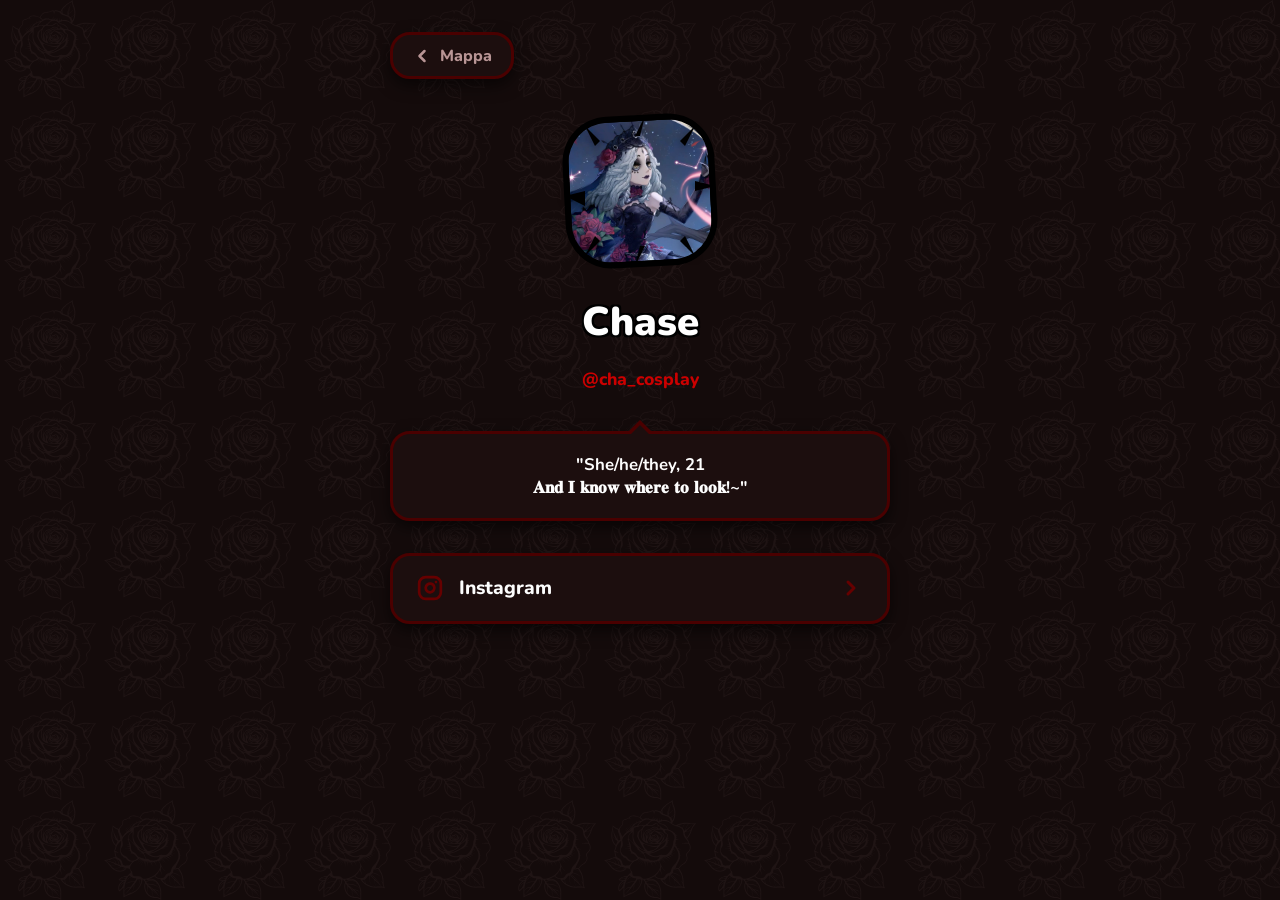
<file: assets/chase/index.html>
<!DOCTYPE html>
<html lang="it">
<head>
    <meta charset="utf-8" />
    <meta name="viewport" content="width=device-width,initial-scale=1" />
    <title>Chase | Profilo</title>
    
    <!-- Favicon -->
    <link rel="icon" type="image/svg+xml" href="../images/leaf.svg">

    <!-- Font -->
    <link href="https://fonts.googleapis.com/css2?family=Nunito:wght@500;700;800;900&display=swap" rel="stylesheet">
    
    <!-- Palette di Chase (Red Gothic) -->
    <link rel="stylesheet" href="../palettes/chase.css">

    <style>
        @view-transition {
            navigation: auto;
        }

        /* Definizione dell'animazione di entrata */
        @keyframes slideFadeUp {
            from { 
                opacity: 0; 
                transform: translateY(20px); 
            }
            to { 
                opacity: 1; 
                transform: translateY(0); 
            }
        }

        * { box-sizing: border-box; }

        :root {
            /* Colori personalizzati per il look più scuro di Chase */
            --darker-red: #660000;
            --deep-blood: #4a0000;
        }

        body {
            margin: 0;
            font-family: 'Nunito', sans-serif;
            color: var(--text-main);
            background-color: var(--bg-color); 
            display: flex;
            flex-direction: column;
            align-items: center;
            min-height: 100vh;
            padding: 2rem 1.5rem;
            position: relative;
            overflow-x: hidden;
        }

        /* --- BACKGROUND PATTERN ROSE --- */
        body::before {
            content: '';
            position: fixed;
            top: 0; left: 0; right: 0; bottom: 0;
            z-index: -1;
            background-image: url('../images/rose.svg');
            background-size: 100px 100px;
            background-repeat: repeat;
            filter: invert(1) brightness(0.15) sepia(1) hue-rotate(-50deg) opacity(0.3);
            pointer-events: none;
        }

        .container {
            width: 100%;
            max-width: 500px;
            display: flex;
            flex-direction: column;
            gap: 2rem;
            z-index: 1;
        }

        /* Applichiamo l'animazione base a tutti i figli diretti del container */
        .container > * {
            opacity: 0;
            animation: slideFadeUp 0.6s cubic-bezier(0.175, 0.885, 0.32, 1.275) forwards;
        }

        /* --- DELAY PER EFFETTO A CASCATA --- */
        .back-btn { animation-delay: 0.1s; }
        .profile-header { animation-delay: 0.2s; }
        .links-container { animation-delay: 0.3s; }

        .back-btn {
            display: inline-flex;
            align-items: center;
            gap: 0.5rem;
            text-decoration: none;
            color: var(--text-muted);
            font-weight: 800;
            background: var(--card-bg);
            padding: 0.6rem 1.2rem;
            border-radius: 20px;
            border: 3px solid var(--deep-blood);
            width: fit-content;
            box-shadow: var(--shadow-sm);
            transition: all 0.2s ease;
        }

        .back-btn:hover {
            transform: translateY(-4px);
            border-color: var(--accent-color);
            color: var(--accent-color);
        }

        .profile-header {
            display: flex;
            flex-direction: column;
            align-items: center;
            text-align: center;
        }

        /* AVATAR CON SPINE */
        .avatar-wrapper {
            position: relative;
            padding: 10px;
            margin-bottom: 1rem;
        }

        .thorns-border {
            position: absolute;
            top: 0;
            left: 0;
            width: 100%;
            height: 100%;
            pointer-events: none;
            z-index: 2;
            color: #000;
            filter: drop-shadow(0 2px 4px rgba(0,0,0,0.5));
        }

        .avatar {
            width: 140px;
            height: 140px;
            border-radius: 40px;
            box-shadow: 0 0 0 6px #000;
            background: #000;
            overflow: hidden;
            transform: rotate(-3deg);
            position: relative;
            z-index: 1;
            transition: transform 0.3s ease;
        }
        
        .avatar:hover {
            transform: rotate(0deg) scale(1.05);
        }

        .avatar img { 
            width: 100%; 
            height: 100%; 
            object-fit: cover; 
            border-radius: 34px;
            display: block;
        }

        .name {
            font-size: 2.5rem;
            font-weight: 900;
            margin: 0.5rem 0 0;
            color: #fff;
            text-shadow: 
                -2px -2px 0 #000,  
                 2px -2px 0 #000,
                -2px  2px 0 #000,
                 2px  2px 0 #000;
        }

        .username {
            color: var(--accent-color);
            font-weight: 800;
            margin-bottom: 1.5rem;
            font-size: 1.1rem;
        }

        .npc-quote {
            position: relative;
            background: var(--card-bg);
            border: 3px solid var(--deep-blood);
            padding: 1.2rem;
            border-radius: 20px;
            margin-top: 1rem;
            font-weight: 700;
            color: var(--text-main);
            box-shadow: var(--shadow-sm);
            width: 100%;
            font-size: 1.05rem;
        }

        .npc-quote::before {
            content: '';
            position: absolute;
            top: -14px;
            left: 50%;
            transform: translateX(-50%);
            border-width: 0 14px 14px 14px;
            border-style: solid;
            border-color: transparent transparent var(--deep-blood) transparent;
        }

        .npc-quote::after {
            content: '';
            position: absolute;
            top: -9px;
            left: 50%;
            transform: translateX(-50%);
            border-width: 0 10px 10px 10px;
            border-style: solid;
            border-color: transparent transparent var(--card-bg) transparent;
        }

        .links-container {
            display: flex;
            flex-direction: column;
            gap: 1rem;
        }

        .link-card {
            display: flex;
            align-items: center;
            justify-content: space-between;
            background: var(--card-bg);
            padding: 1.2rem 1.5rem;
            border-radius: 20px;
            border: 3px solid var(--deep-blood);
            text-decoration: none;
            color: var(--text-main);
            font-weight: 800;
            font-size: 1.2rem;
            box-shadow: var(--shadow-sm);
            transition: all 0.3s cubic-bezier(0.175, 0.885, 0.32, 1.275);
        }

        .link-card:hover {
            transform: translateY(-6px) scale(1.02);
            border-color: var(--accent-color);
            background-color: rgba(74, 0, 0, 0.05);
        }

        .link-content {
            display: flex;
            align-items: center;
            gap: 1rem;
        }

        .link-card svg {
            color: var(--darker-red);
        }
    </style>
</head>
<body>
    <div class="container">
        <!-- Elemento 1: Pulsante Indietro -->
        <a href="../../index.html" class="back-btn">
            <svg width="20" height="20" viewBox="0 0 24 24" fill="none" stroke="currentColor" stroke-width="3" stroke-linecap="round" stroke-linejoin="round"><path d="M15 18l-6-6 6-6"/></svg>
            Mappa
        </a>

        <!-- Elemento 2: Header Profilo -->
        <header class="profile-header">
            <div class="avatar-wrapper">
                <svg class="thorns-border" viewBox="0 0 160 160" fill="none" xmlns="http://www.w3.org/2000/svg">
                    <path d="M40 30 L25 15 L35 35 Z" fill="currentColor"/>
                    <path d="M120 30 L135 15 L125 35 Z" fill="currentColor"/>
                    <path d="M40 130 L25 145 L35 125 Z" fill="currentColor"/>
                    <path d="M120 130 L135 145 L125 125 Z" fill="currentColor"/>
                    <path d="M25 80 L5 85 L25 95 Z" fill="currentColor"/>
                    <path d="M135 80 L155 75 L135 70 Z" fill="currentColor"/>
                    <path d="M80 25 L85 5 L75 25 Z" fill="currentColor"/>
                    <path d="M80 135 L75 155 L85 135 Z" fill="currentColor"/>
                </svg>
                
                <div class="avatar">
                    <img src="../images/chase.jpg" alt="Chase" onerror="this.outerHTML='?'">
                </div>
            </div>

            <h1 class="name">Chase</h1>
            <p class="username">@cha_cosplay</p>
            <div class="npc-quote">
                "She/he/they, 21  
                <br> 𝐀𝐧𝐝 𝐈 𝐤𝐧𝐨𝐰 𝐰𝐡𝐞𝐫𝐞 𝐭𝐨 𝐥𝐨𝐨𝐤!~"
            </div>
        </header>

        <!-- Elemento 3: Lista Link -->
        <nav class="links-container">
            <a href="https://instagram.com/cha_cosplay" class="link-card" target="_blank">
                <div class="link-content">
                    <svg width="26" height="26" viewBox="0 0 24 24" fill="none" stroke="currentColor" stroke-width="2.5" stroke-linecap="round" stroke-linejoin="round"><rect x="2" y="2" width="20" height="20" rx="6" ry="6"></rect><path d="M16 11.37A4 4 0 1 1 12.63 8 4 4 0 0 1 16 11.37z"></path><line x1="17.5" y1="6.5" x2="17.51" y2="6.5"></line></svg>
                    <span>Instagram</span>
                </div>
                <svg width="24" height="24" viewBox="0 0 24 24" fill="none" stroke="currentColor" stroke-width="3" stroke-linecap="round" stroke-linejoin="round"><path d="M9 18l6-6-6-6"/></svg>
            </a>
        </nav>
    </div>
</body>
</html>
</file>
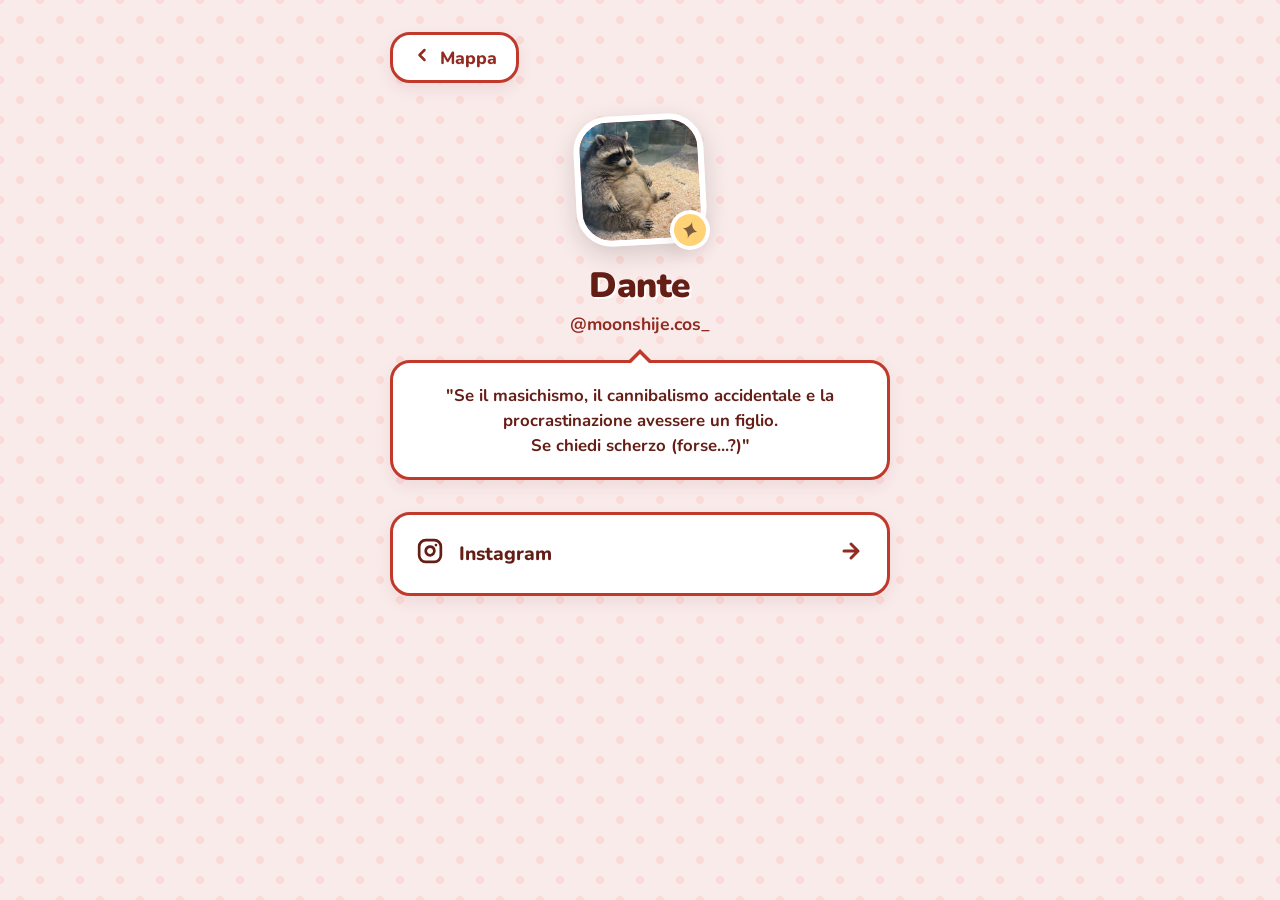
<file: assets/dante/index.html>
<!DOCTYPE html>
<html lang="it">
<head>
    <meta charset="utf-8" />
    <meta name="viewport" content="width=device-width,initial-scale=1" />
    <!-- 1. CAMBIA IL Dante QUI -->
    <title>Dante</title>
    
    <!-- Favicon -->
    <link rel="icon" type="image/svg+xml" href="../images/leaf.svg">

    <!-- Font -->
    <link href="https://fonts.googleapis.com/css2?family=Nunito:wght@500;700;800;900&display=swap" rel="stylesheet">
    
    <!-- ========================================== -->
    <!-- 2. INSERISCI QUI LA PALETTE DEL PERSONAGGIO -->
    <!-- Scegli tra: dante.css, frisk.css, erin.css, milo.css -->
    <link rel="stylesheet" href="../palettes/dante.css">
    <!-- ========================================== -->

    <style>
        /* Regola per View Transitions API (cross-fade nativo tra le pagine) */
        @view-transition {
            navigation: auto;
        }

        /* Animazione di entrata morbida a cascata */
        @keyframes slideFadeUp {
            from {
                opacity: 0;
                transform: translateY(20px);
            }
            to {
                opacity: 1;
                transform: translateY(0);
            }
        }

        * {
            box-sizing: border-box;
        }

        body {
            margin: 0;
            font-family: 'Nunito', sans-serif;
            color: var(--text-main);
            background-color: var(--bg-color);
            background-image: 
                radial-gradient(var(--dot-color) 15%, transparent 15%),
                radial-gradient(var(--dot-color) 15%, transparent 15%);
            background-position: 0 0, 20px 20px;
            background-size: 40px 40px;
            background-attachment: fixed;
            display: flex;
            flex-direction: column;
            align-items: center;
            min-height: 100vh;
            padding: 2rem 1.5rem;
            transition: background-color 0.3s ease, color 0.3s ease;
        }

        .container {
            width: 100%;
            max-width: 500px;
            display: flex;
            flex-direction: column;
            gap: 2rem;
        }

        /* Applica l'animazione agli elementi principali in modo progressivo */
        .container > * {
            opacity: 0;
            animation: slideFadeUp 0.5s cubic-bezier(0.175, 0.885, 0.32, 1.275) forwards;
        }

        .back-btn { animation-delay: 0.1s; }
        .profile-header { animation-delay: 0.2s; }
        .links-container { animation-delay: 0.3s; }

        /* Pulsante "Indietro" */
        .back-btn {
            display: inline-flex;
            align-items: center;
            gap: 0.5rem;
            text-decoration: none;
            color: var(--text-muted);
            font-weight: 800;
            font-size: 1.1rem;
            background: var(--card-bg);
            padding: 0.6rem 1.2rem;
            border-radius: 20px;
            border: 3px solid var(--border-color);
            width: fit-content;
            box-shadow: var(--shadow-sm);
            transition: all 0.2s ease;
        }

        .back-btn:hover {
            transform: translateY(-4px);
            border-color: var(--accent-color);
            color: var(--accent-color);
        }

        /* Sezione Profilo / Header */
        .profile-header {
            display: flex;
            flex-direction: column;
            align-items: center;
            text-align: center;
        }

        .avatar-container {
            position: relative;
            margin-bottom: 1rem;
        }

        .avatar {
            width: 130px;
            height: 130px;
            border-radius: 35px;
            /* Usiamo il colore di sfondo della card per il bordo, così si adatta a sfondi scuri/chiari */
            border: 6px solid var(--card-bg); 
            box-shadow: 0 8px 24px rgba(0, 0, 0, 0.15);
            /* Applichiamo il gradiente personalizzato! */
            background: var(--accent-gradient, var(--accent-color));
            display: flex;
            align-items: center;
            justify-content: center;
            font-size: 3rem;
            font-weight: 900;
            color: var(--card-bg);
            overflow: hidden;
            transform: rotate(-3deg);
            transition: transform 0.3s cubic-bezier(0.175, 0.885, 0.32, 1.275);
        }

        .avatar:hover {
            transform: rotate(0deg) scale(1.05);
        }

        .avatar img {
            width: 100%;
            height: 100%;
            object-fit: cover;
        }

        /* Badge finto per icona carina */
        .badge {
            position: absolute;
            bottom: -5px;
            right: -5px;
            background: #FFD275;
            color: #7A5C43; /* Colore fisso per contrasto sul giallo */
            width: 40px;
            height: 40px;
            border-radius: 50%;
            display: flex;
            align-items: center;
            justify-content: center;
            font-size: 1.2rem;
            border: 4px solid var(--card-bg);
            box-shadow: var(--shadow-sm);
            transform: rotate(15deg);
        }

        .name {
            font-size: 2.2rem;
            font-weight: 900;
            margin: 0;
            letter-spacing: -0.5px;
            /* Ombra dinamica per light/dark mode */
            text-shadow: 2px 2px 0px var(--text-shadow-color);
        }

        .username {
            font-size: 1.1rem;
            color: var(--text-muted);
            font-weight: 700;
            margin: 0.2rem 0 0 0;
        }

        /* Fumetto NPC per la Bio */
        .npc-quote {
            position: relative;
            background: var(--card-bg);
            border: 3px solid var(--border-color);
            padding: 1.2rem;
            border-radius: 20px;
            margin-top: 1.5rem;
            font-weight: 700;
            color: var(--text-main);
            box-shadow: var(--shadow-sm);
            width: 100%;
            font-size: 1.05rem;
            line-height: 1.5;
        }

        .npc-quote::before {
            content: '';
            position: absolute;
            top: -14px;
            left: 50%;
            transform: translateX(-50%);
            border-width: 0 14px 14px 14px;
            border-style: solid;
            border-color: transparent transparent var(--border-color) transparent;
        }

        .npc-quote::after {
            content: '';
            position: absolute;
            top: -9px;
            left: 50%;
            transform: translateX(-50%);
            border-width: 0 10px 10px 10px;
            border-style: solid;
            border-color: transparent transparent var(--card-bg) transparent;
        }

        /* Link Section */
        .links-container {
            display: flex;
            flex-direction: column;
            gap: 1rem;
            width: 100%;
        }

        .link-card {
            display: flex;
            align-items: center;
            gap: 1rem;
            background: var(--card-bg);
            padding: 1.2rem 1.5rem;
            border-radius: 20px;
            border: 3px solid var(--border-color);
            text-decoration: none;
            color: var(--text-main);
            font-weight: 800;
            font-size: 1.2rem;
            box-shadow: var(--shadow-sm);
            transition: all 0.3s cubic-bezier(0.175, 0.885, 0.32, 1.275);
            position: relative;
            overflow: hidden;
        }

        .link-card:hover {
            transform: translateY(-6px) scale(1.02);
            border-color: var(--accent-color);
            box-shadow: var(--shadow-md);
        }

        /* Sfondo colorato in hover basato sul gradiente! */
        .link-card::before {
            content: '';
            position: absolute;
            top: 0; left: 0; right: 0; bottom: 0;
            background: var(--accent-gradient, var(--accent-color));
            opacity: 0;
            transition: opacity 0.3s ease;
            z-index: 1;
        }

        .link-card:hover::before {
            opacity: 0.15;
        }

        .link-icon {
            font-size: 1.8rem;
            z-index: 2;
        }

        .link-text {
            flex: 1;
            z-index: 2;
        }

        .link-arrow {
            color: var(--text-muted);
            font-weight: 900;
            z-index: 2;
            transition: transform 0.2s ease;
        }

        .link-card:hover .link-arrow {
            transform: translateX(4px);
            color: var(--accent-color);
        }
    </style>
</head>
<body>
    <div class="container">
        
        <a href="../../index.html" class="back-btn">
            <span>
                <svg width="20" height="20" viewBox="0 0 24 24" fill="none" stroke="currentColor" stroke-width="3" stroke-linecap="round" stroke-linejoin="round"><path d="M15 18l-6-6 6-6"/></svg>
            </span> Mappa
        </a>

        <!-- Profilo dell'abitante -->
        <header class="profile-header">
            <div class="avatar-container">
                <div class="avatar">
                    <!-- 3. INSERISCI QUI IL Dante DEL FILE IMMAGINE -->
                    <img src="../images/dante.jpeg" alt="Profile" onerror="this.outerHTML='?'">
                </div>
                <!-- 4. BADGE CON SCINTILLA CUSTOM IN SVG -->
                <div class="badge">
                    <svg viewBox="0 0 24 24" fill="currentColor" width="22" height="22"><path d="M12 2C12 2 12 10 20 12C12 14 12 22 12 22C12 22 12 14 4 12C12 10 12 2 12 2Z"/></svg>
                </div>
            </div>
            
            <!-- 5. DATI DEL PERSONAGGIO -->
            <h1 class="name">Dante</h1>
            <p class="username">@moonshije.cos_</p>

            <div class="npc-quote">
                "Se il masichismo, il cannibalismo accidentale e la procrastinazione avessere un figlio. <br> Se chiedi scherzo (forse...?)"
            </div>
        </header>

        <!-- Sezione Link -->
        <nav class="links-container">
            
            <!-- 6. LINK SOCIAL -->
            <a href="https://instagram.com/moonshije.cos_" target="_blank" rel="noopener noreferrer" class="link-card">
                <span class="link-icon">
                    <svg width="26" height="26" viewBox="0 0 24 24" fill="none" stroke="currentColor" stroke-width="2.5" stroke-linecap="round" stroke-linejoin="round"><rect x="2" y="2" width="20" height="20" rx="6" ry="6"></rect><path d="M16 11.37A4 4 0 1 1 12.63 8 4 4 0 0 1 16 11.37z"></path><line x1="17.5" y1="6.5" x2="17.51" y2="6.5"></line></svg>
                </span>
                <span class="link-text">Instagram</span>
                <span class="link-arrow">
                    <svg width="24" height="24" viewBox="0 0 24 24" fill="none" stroke="currentColor" stroke-width="3" stroke-linecap="round" stroke-linejoin="round"><path d="M5 12h14M12 5l7 7-7 7"/></svg>
                </span>
            </a>

            <!-- Aggiungi altri blocchi <a> uguali per aggiungere bottoni! -->

        </nav>
    </div>
</body>
</html>
</file>
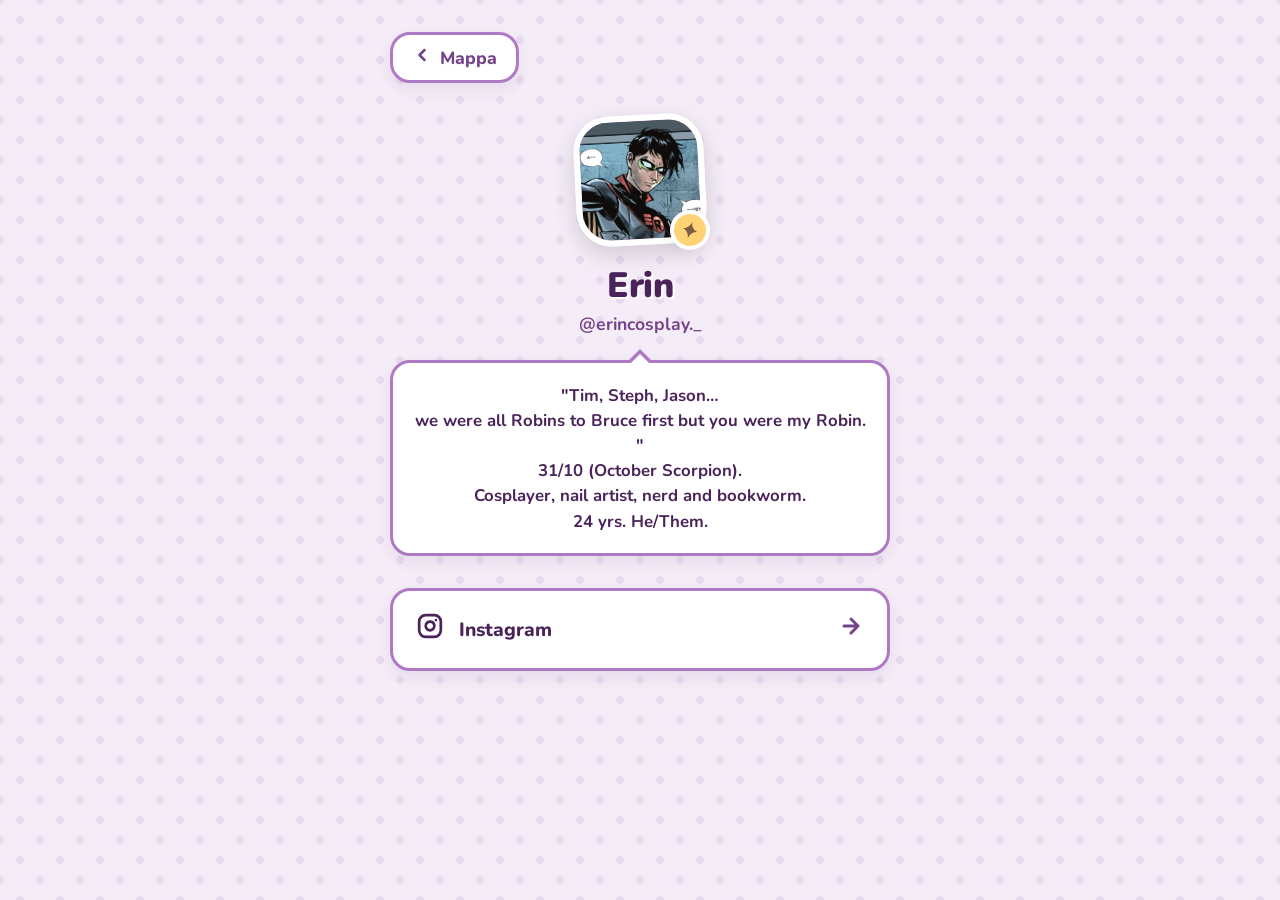
<file: assets/erin/index.html>
<!DOCTYPE html>
<html lang="it">
<head>
    <meta charset="utf-8" />
    <meta name="viewport" content="width=device-width,initial-scale=1" />
    <!-- 1. CAMBIA IL NOME QUI -->
    <title>Erin</title>
    
    <!-- Favicon -->
    <link rel="icon" type="image/svg+xml" href="../images/leaf.svg">

    <!-- Font -->
    <link href="https://fonts.googleapis.com/css2?family=Nunito:wght@500;700;800;900&display=swap" rel="stylesheet">
    
    <!-- ========================================== -->
    <!-- 2. INSERISCI QUI LA PALETTE DEL PERSONAGGIO -->
    <!-- Scegli tra: dante.css, frisk.css, erin.css, milo.css -->
    <link rel="stylesheet" href="../palettes/erin.css">
    <!-- ========================================== -->

    <style>
        /* Regola per View Transitions API (cross-fade nativo tra le pagine) */
        @view-transition {
            navigation: auto;
        }

        /* Animazione di entrata morbida a cascata */
        @keyframes slideFadeUp {
            from {
                opacity: 0;
                transform: translateY(20px);
            }
            to {
                opacity: 1;
                transform: translateY(0);
            }
        }

        * {
            box-sizing: border-box;
        }

        body {
            margin: 0;
            font-family: 'Nunito', sans-serif;
            color: var(--text-main);
            background-color: var(--bg-color);
            background-image: 
                radial-gradient(var(--dot-color) 15%, transparent 15%),
                radial-gradient(var(--dot-color) 15%, transparent 15%);
            background-position: 0 0, 20px 20px;
            background-size: 40px 40px;
            background-attachment: fixed;
            display: flex;
            flex-direction: column;
            align-items: center;
            min-height: 100vh;
            padding: 2rem 1.5rem;
            transition: background-color 0.3s ease, color 0.3s ease;
        }

        .container {
            width: 100%;
            max-width: 500px;
            display: flex;
            flex-direction: column;
            gap: 2rem;
        }

        /* Applica l'animazione agli elementi principali in modo progressivo */
        .container > * {
            opacity: 0;
            animation: slideFadeUp 0.5s cubic-bezier(0.175, 0.885, 0.32, 1.275) forwards;
        }

        .back-btn { animation-delay: 0.1s; }
        .profile-header { animation-delay: 0.2s; }
        .links-container { animation-delay: 0.3s; }

        /* Pulsante "Indietro" */
        .back-btn {
            display: inline-flex;
            align-items: center;
            gap: 0.5rem;
            text-decoration: none;
            color: var(--text-muted);
            font-weight: 800;
            font-size: 1.1rem;
            background: var(--card-bg);
            padding: 0.6rem 1.2rem;
            border-radius: 20px;
            border: 3px solid var(--border-color);
            width: fit-content;
            box-shadow: var(--shadow-sm);
            transition: all 0.2s ease;
        }

        .back-btn:hover {
            transform: translateY(-4px);
            border-color: var(--accent-color);
            color: var(--accent-color);
        }

        /* Sezione Profilo / Header */
        .profile-header {
            display: flex;
            flex-direction: column;
            align-items: center;
            text-align: center;
        }

        .avatar-container {
            position: relative;
            margin-bottom: 1rem;
        }

        .avatar {
            width: 130px;
            height: 130px;
            border-radius: 35px;
            /* Usiamo il colore di sfondo della card per il bordo, così si adatta a sfondi scuri/chiari */
            border: 6px solid var(--card-bg); 
            box-shadow: 0 8px 24px rgba(0, 0, 0, 0.15);
            /* Applichiamo il gradiente personalizzato! */
            background: var(--accent-gradient, var(--accent-color));
            display: flex;
            align-items: center;
            justify-content: center;
            font-size: 3rem;
            font-weight: 900;
            color: var(--card-bg);
            overflow: hidden;
            transform: rotate(-3deg);
            transition: transform 0.3s cubic-bezier(0.175, 0.885, 0.32, 1.275);
        }

        .avatar:hover {
            transform: rotate(0deg) scale(1.05);
        }

        .avatar img {
            width: 100%;
            height: 100%;
            object-fit: cover;
        }

        /* Badge finto per icona carina */
        .badge {
            position: absolute;
            bottom: -5px;
            right: -5px;
            background: #FFD275;
            color: #7A5C43; /* Colore fisso per contrasto sul giallo */
            width: 40px;
            height: 40px;
            border-radius: 50%;
            display: flex;
            align-items: center;
            justify-content: center;
            font-size: 1.2rem;
            border: 4px solid var(--card-bg);
            box-shadow: var(--shadow-sm);
            transform: rotate(15deg);
        }

        .name {
            font-size: 2.2rem;
            font-weight: 900;
            margin: 0;
            letter-spacing: -0.5px;
            /* Ombra dinamica per light/dark mode */
            text-shadow: 2px 2px 0px var(--text-shadow-color);
        }

        .username {
            font-size: 1.1rem;
            color: var(--text-muted);
            font-weight: 700;
            margin: 0.2rem 0 0 0;
        }

        /* Fumetto NPC per la Bio */
        .npc-quote {
            position: relative;
            background: var(--card-bg);
            border: 3px solid var(--border-color);
            padding: 1.2rem;
            border-radius: 20px;
            margin-top: 1.5rem;
            font-weight: 700;
            color: var(--text-main);
            box-shadow: var(--shadow-sm);
            width: 100%;
            font-size: 1.05rem;
            line-height: 1.5;
        }

        .npc-quote::before {
            content: '';
            position: absolute;
            top: -14px;
            left: 50%;
            transform: translateX(-50%);
            border-width: 0 14px 14px 14px;
            border-style: solid;
            border-color: transparent transparent var(--border-color) transparent;
        }

        .npc-quote::after {
            content: '';
            position: absolute;
            top: -9px;
            left: 50%;
            transform: translateX(-50%);
            border-width: 0 10px 10px 10px;
            border-style: solid;
            border-color: transparent transparent var(--card-bg) transparent;
        }

        /* Link Section */
        .links-container {
            display: flex;
            flex-direction: column;
            gap: 1rem;
            width: 100%;
        }

        .link-card {
            display: flex;
            align-items: center;
            gap: 1rem;
            background: var(--card-bg);
            padding: 1.2rem 1.5rem;
            border-radius: 20px;
            border: 3px solid var(--border-color);
            text-decoration: none;
            color: var(--text-main);
            font-weight: 800;
            font-size: 1.2rem;
            box-shadow: var(--shadow-sm);
            transition: all 0.3s cubic-bezier(0.175, 0.885, 0.32, 1.275);
            position: relative;
            overflow: hidden;
        }

        .link-card:hover {
            transform: translateY(-6px) scale(1.02);
            border-color: var(--accent-color);
            box-shadow: var(--shadow-md);
        }

        /* Sfondo colorato in hover basato sul gradiente! */
        .link-card::before {
            content: '';
            position: absolute;
            top: 0; left: 0; right: 0; bottom: 0;
            background: var(--accent-gradient, var(--accent-color));
            opacity: 0;
            transition: opacity 0.3s ease;
            z-index: 1;
        }

        .link-card:hover::before {
            opacity: 0.15;
        }

        .link-icon {
            font-size: 1.8rem;
            z-index: 2;
        }

        .link-text {
            flex: 1;
            z-index: 2;
        }

        .link-arrow {
            color: var(--text-muted);
            font-weight: 900;
            z-index: 2;
            transition: transform 0.2s ease;
        }

        .link-card:hover .link-arrow {
            transform: translateX(4px);
            color: var(--accent-color);
        }
    </style>
</head>
<body>
    <div class="container">
        
        <a href="../../index.html" class="back-btn">
            <span>
                <svg width="20" height="20" viewBox="0 0 24 24" fill="none" stroke="currentColor" stroke-width="3" stroke-linecap="round" stroke-linejoin="round"><path d="M15 18l-6-6 6-6"/></svg>
            </span> Mappa
        </a>

        <!-- Profilo dell'abitante -->
        <header class="profile-header">
            <div class="avatar-container">
                <div class="avatar">
                    <!-- 3. INSERISCI QUI IL NOME DEL FILE IMMAGINE -->
                    <img src="../images/erin.jpeg" alt="Profile" onerror="this.outerHTML='?'">
                </div>
                <!-- 4. BADGE CON SCINTILLA CUSTOM IN SVG -->
                <div class="badge">
                    <svg viewBox="0 0 24 24" fill="currentColor" width="22" height="22"><path d="M12 2C12 2 12 10 20 12C12 14 12 22 12 22C12 22 12 14 4 12C12 10 12 2 12 2Z"/></svg>
                </div>
            </div>
            
            <!-- 5. DATI DEL PERSONAGGIO -->
            <h1 class="name">Erin</h1>
            <p class="username">@erincosplay._</p>

            <div class="npc-quote">
                "Tim, Steph, Jason… 
                <br> we were all Robins to Bruce first but you were my Robin. "
                <br> 31/10 (October Scorpion). 
                <br> Cosplayer, nail artist, nerd and bookworm. 
                <br> 24 yrs. He/Them.
            </div>
        </header>

        <!-- Sezione Link -->
        <nav class="links-container">
            
            <!-- 6. LINK SOCIAL -->
            <a href="https://instagram.com/erincosplay._" target="_blank" rel="noopener noreferrer" class="link-card">
                <span class="link-icon">
                    <svg width="26" height="26" viewBox="0 0 24 24" fill="none" stroke="currentColor" stroke-width="2.5" stroke-linecap="round" stroke-linejoin="round"><rect x="2" y="2" width="20" height="20" rx="6" ry="6"></rect><path d="M16 11.37A4 4 0 1 1 12.63 8 4 4 0 0 1 16 11.37z"></path><line x1="17.5" y1="6.5" x2="17.51" y2="6.5"></line></svg>
                </span>
                <span class="link-text">Instagram</span>
                <span class="link-arrow">
                    <svg width="24" height="24" viewBox="0 0 24 24" fill="none" stroke="currentColor" stroke-width="3" stroke-linecap="round" stroke-linejoin="round"><path d="M5 12h14M12 5l7 7-7 7"/></svg>
                </span>
            </a>

            <!-- Aggiungi altri blocchi <a> uguali per aggiungere bottoni! -->

        </nav>
    </div>
</body>
</html>
</file>
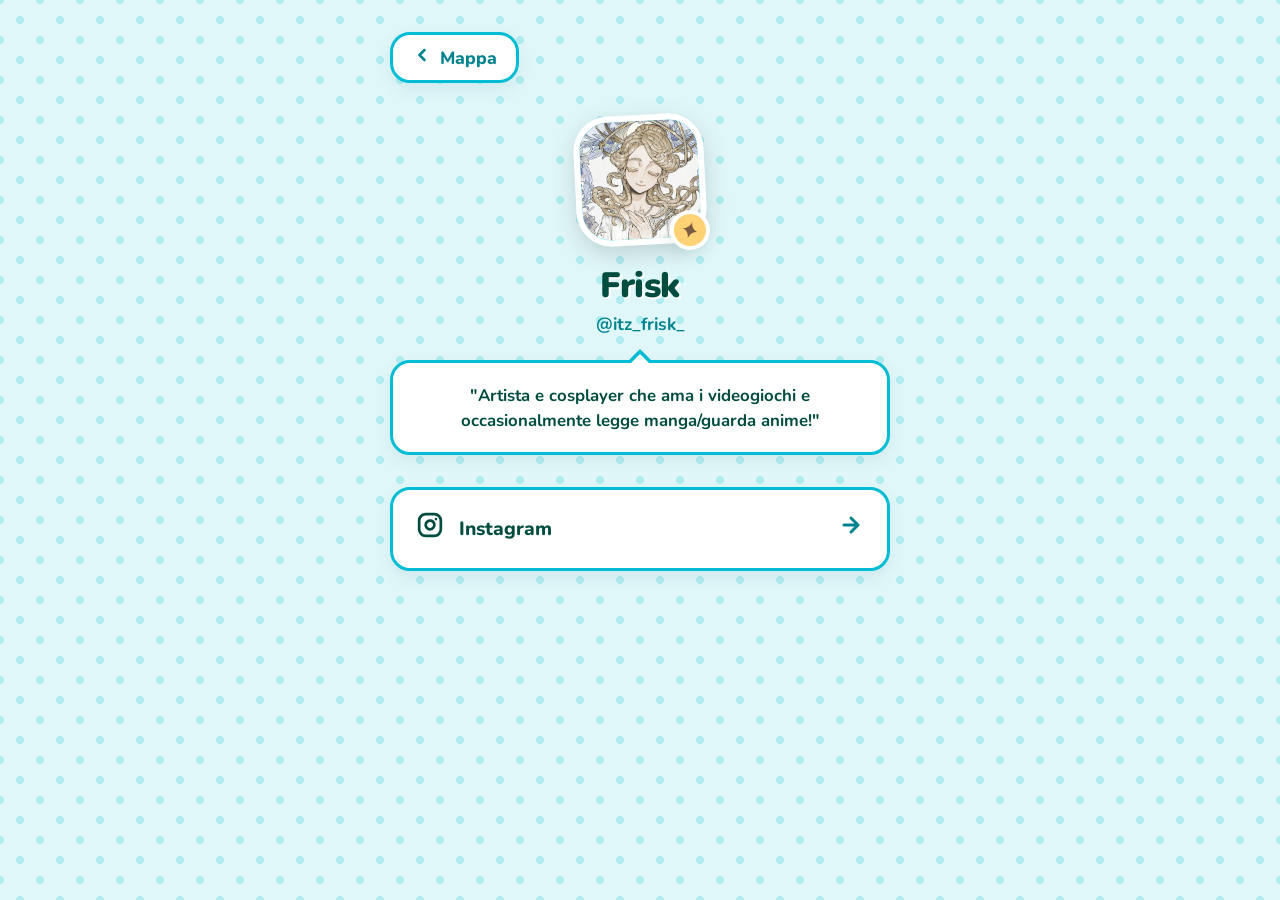
<file: assets/frisk/index.html>
<!DOCTYPE html>
<html lang="it">
<head>
    <meta charset="utf-8" />
    <meta name="viewport" content="width=device-width,initial-scale=1" />
    <!-- 1. CAMBIA IL NOME QUI -->
    <title>Frisk</title>
    
    <!-- Favicon -->
    <link rel="icon" type="image/svg+xml" href="../images/leaf.svg">

    <!-- Font -->
    <link href="https://fonts.googleapis.com/css2?family=Nunito:wght@500;700;800;900&display=swap" rel="stylesheet">
    
    <!-- ========================================== -->
    <!-- 2. INSERISCI QUI LA PALETTE DEL PERSONAGGIO -->
    <!-- Scegli tra: dante.css, frisk.css, erin.css, milo.css -->
    <link rel="stylesheet" href="../palettes/frisk.css">
    <!-- ========================================== -->

    <style>
        /* Regola per View Transitions API (cross-fade nativo tra le pagine) */
        @view-transition {
            navigation: auto;
        }

        /* Animazione di entrata morbida a cascata */
        @keyframes slideFadeUp {
            from {
                opacity: 0;
                transform: translateY(20px);
            }
            to {
                opacity: 1;
                transform: translateY(0);
            }
        }

        * {
            box-sizing: border-box;
        }

        body {
            margin: 0;
            font-family: 'Nunito', sans-serif;
            color: var(--text-main);
            background-color: var(--bg-color);
            background-image: 
                radial-gradient(var(--dot-color) 15%, transparent 15%),
                radial-gradient(var(--dot-color) 15%, transparent 15%);
            background-position: 0 0, 20px 20px;
            background-size: 40px 40px;
            background-attachment: fixed;
            display: flex;
            flex-direction: column;
            align-items: center;
            min-height: 100vh;
            padding: 2rem 1.5rem;
            transition: background-color 0.3s ease, color 0.3s ease;
        }

        .container {
            width: 100%;
            max-width: 500px;
            display: flex;
            flex-direction: column;
            gap: 2rem;
        }

        /* Applica l'animazione agli elementi principali in modo progressivo */
        .container > * {
            opacity: 0;
            animation: slideFadeUp 0.5s cubic-bezier(0.175, 0.885, 0.32, 1.275) forwards;
        }

        .back-btn { animation-delay: 0.1s; }
        .profile-header { animation-delay: 0.2s; }
        .links-container { animation-delay: 0.3s; }

        /* Pulsante "Indietro" */
        .back-btn {
            display: inline-flex;
            align-items: center;
            gap: 0.5rem;
            text-decoration: none;
            color: var(--text-muted);
            font-weight: 800;
            font-size: 1.1rem;
            background: var(--card-bg);
            padding: 0.6rem 1.2rem;
            border-radius: 20px;
            border: 3px solid var(--border-color);
            width: fit-content;
            box-shadow: var(--shadow-sm);
            transition: all 0.2s ease;
        }

        .back-btn:hover {
            transform: translateY(-4px);
            border-color: var(--accent-color);
            color: var(--accent-color);
        }

        /* Sezione Profilo / Header */
        .profile-header {
            display: flex;
            flex-direction: column;
            align-items: center;
            text-align: center;
        }

        .avatar-container {
            position: relative;
            margin-bottom: 1rem;
        }

        .avatar {
            width: 130px;
            height: 130px;
            border-radius: 35px;
            /* Usiamo il colore di sfondo della card per il bordo, così si adatta a sfondi scuri/chiari */
            border: 6px solid var(--card-bg); 
            box-shadow: 0 8px 24px rgba(0, 0, 0, 0.15);
            /* Applichiamo il gradiente personalizzato! */
            background: var(--accent-gradient, var(--accent-color));
            display: flex;
            align-items: center;
            justify-content: center;
            font-size: 3rem;
            font-weight: 900;
            color: var(--card-bg);
            overflow: hidden;
            transform: rotate(-3deg);
            transition: transform 0.3s cubic-bezier(0.175, 0.885, 0.32, 1.275);
        }

        .avatar:hover {
            transform: rotate(0deg) scale(1.05);
        }

        .avatar img {
            width: 100%;
            height: 100%;
            object-fit: cover;
        }

        /* Badge finto per icona carina */
        .badge {
            position: absolute;
            bottom: -5px;
            right: -5px;
            background: #FFD275;
            color: #7A5C43; /* Colore fisso per contrasto sul giallo */
            width: 40px;
            height: 40px;
            border-radius: 50%;
            display: flex;
            align-items: center;
            justify-content: center;
            font-size: 1.2rem;
            border: 4px solid var(--card-bg);
            box-shadow: var(--shadow-sm);
            transform: rotate(15deg);
        }

        .name {
            font-size: 2.2rem;
            font-weight: 900;
            margin: 0;
            letter-spacing: -0.5px;
            /* Ombra dinamica per light/dark mode */
            text-shadow: 2px 2px 0px var(--text-shadow-color);
        }

        .username {
            font-size: 1.1rem;
            color: var(--text-muted);
            font-weight: 700;
            margin: 0.2rem 0 0 0;
        }

        /* Fumetto NPC per la Bio */
        .npc-quote {
            position: relative;
            background: var(--card-bg);
            border: 3px solid var(--border-color);
            padding: 1.2rem;
            border-radius: 20px;
            margin-top: 1.5rem;
            font-weight: 700;
            color: var(--text-main);
            box-shadow: var(--shadow-sm);
            width: 100%;
            font-size: 1.05rem;
            line-height: 1.5;
        }

        .npc-quote::before {
            content: '';
            position: absolute;
            top: -14px;
            left: 50%;
            transform: translateX(-50%);
            border-width: 0 14px 14px 14px;
            border-style: solid;
            border-color: transparent transparent var(--border-color) transparent;
        }

        .npc-quote::after {
            content: '';
            position: absolute;
            top: -9px;
            left: 50%;
            transform: translateX(-50%);
            border-width: 0 10px 10px 10px;
            border-style: solid;
            border-color: transparent transparent var(--card-bg) transparent;
        }

        /* Link Section */
        .links-container {
            display: flex;
            flex-direction: column;
            gap: 1rem;
            width: 100%;
        }

        .link-card {
            display: flex;
            align-items: center;
            gap: 1rem;
            background: var(--card-bg);
            padding: 1.2rem 1.5rem;
            border-radius: 20px;
            border: 3px solid var(--border-color);
            text-decoration: none;
            color: var(--text-main);
            font-weight: 800;
            font-size: 1.2rem;
            box-shadow: var(--shadow-sm);
            transition: all 0.3s cubic-bezier(0.175, 0.885, 0.32, 1.275);
            position: relative;
            overflow: hidden;
        }

        .link-card:hover {
            transform: translateY(-6px) scale(1.02);
            border-color: var(--accent-color);
            box-shadow: var(--shadow-md);
        }

        /* Sfondo colorato in hover basato sul gradiente! */
        .link-card::before {
            content: '';
            position: absolute;
            top: 0; left: 0; right: 0; bottom: 0;
            background: var(--accent-gradient, var(--accent-color));
            opacity: 0;
            transition: opacity 0.3s ease;
            z-index: 1;
        }

        .link-card:hover::before {
            opacity: 0.15;
        }

        .link-icon {
            font-size: 1.8rem;
            z-index: 2;
        }

        .link-text {
            flex: 1;
            z-index: 2;
        }

        .link-arrow {
            color: var(--text-muted);
            font-weight: 900;
            z-index: 2;
            transition: transform 0.2s ease;
        }

        .link-card:hover .link-arrow {
            transform: translateX(4px);
            color: var(--accent-color);
        }
    </style>
</head>
<body>
    <div class="container">
        
        <a href="../../index.html" class="back-btn">
            <span>
                <svg width="20" height="20" viewBox="0 0 24 24" fill="none" stroke="currentColor" stroke-width="3" stroke-linecap="round" stroke-linejoin="round"><path d="M15 18l-6-6 6-6"/></svg>
            </span> Mappa
        </a>

        <!-- Profilo dell'abitante -->
        <header class="profile-header">
            <div class="avatar-container">
                <div class="avatar">
                    <!-- 3. INSERISCI QUI IL NOME DEL FILE IMMAGINE -->
                    <img src="../images/frisk.jpeg" alt="Profile" onerror="this.outerHTML='?'">
                </div>
                <!-- 4. BADGE CON SCINTILLA CUSTOM IN SVG -->
                <div class="badge">
                    <svg viewBox="0 0 24 24" fill="currentColor" width="22" height="22"><path d="M12 2C12 2 12 10 20 12C12 14 12 22 12 22C12 22 12 14 4 12C12 10 12 2 12 2Z"/></svg>
                </div>
            </div>
            
            <!-- 5. DATI DEL PERSONAGGIO -->
            <h1 class="name">Frisk</h1>
            <p class="username">@itz_frisk_</p>

            <div class="npc-quote">
                "Artista e cosplayer che ama i videogiochi e occasionalmente legge manga/guarda anime!"
            </div>
        </header>

        <!-- Sezione Link -->
        <nav class="links-container">
            
            <!-- 6. LINK SOCIAL -->
            <a href="https://instagram.com/itz_frisk_" target="_blank" rel="noopener noreferrer" class="link-card">
                <span class="link-icon">
                    <svg width="26" height="26" viewBox="0 0 24 24" fill="none" stroke="currentColor" stroke-width="2.5" stroke-linecap="round" stroke-linejoin="round"><rect x="2" y="2" width="20" height="20" rx="6" ry="6"></rect><path d="M16 11.37A4 4 0 1 1 12.63 8 4 4 0 0 1 16 11.37z"></path><line x1="17.5" y1="6.5" x2="17.51" y2="6.5"></line></svg>
                </span>
                <span class="link-text">Instagram</span>
                <span class="link-arrow">
                    <svg width="24" height="24" viewBox="0 0 24 24" fill="none" stroke="currentColor" stroke-width="3" stroke-linecap="round" stroke-linejoin="round"><path d="M5 12h14M12 5l7 7-7 7"/></svg>
                </span>
            </a>

            <!-- Aggiungi altri blocchi <a> uguali per aggiungere bottoni! -->

        </nav>
    </div>
</body>
</html>
</file>
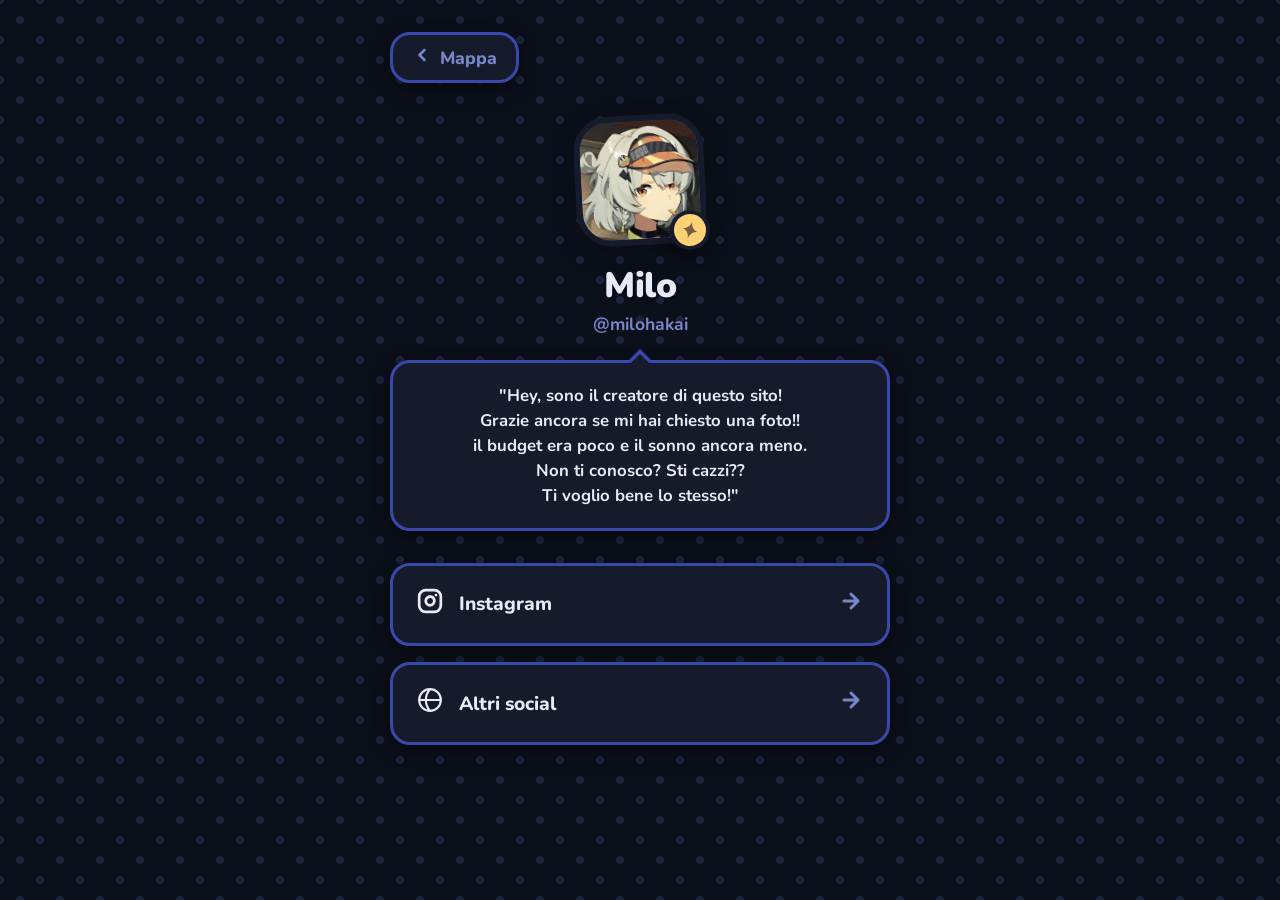
<file: assets/milo/index.html>
<!DOCTYPE html>
<html lang="it">
<head>
    <meta charset="utf-8" />
    <meta name="viewport" content="width=device-width,initial-scale=1" />
    <!-- 1. CAMBIA IL MiloHakai QUI -->
    <title>MiloHakai</title>
    
    <!-- Favicon -->
    <link rel="icon" type="image/svg+xml" href="../images/leaf.svg">

    <!-- Font -->
    <link href="https://fonts.googleapis.com/css2?family=Nunito:wght@500;700;800;900&display=swap" rel="stylesheet">
    
    <!-- ========================================== -->
    <!-- 2. INSERISCI QUI LA PALETTE DEL PERSONAGGIO -->
    <!-- Scegli tra: dante.css, frisk.css, erin.css, milo.css -->
    <link rel="stylesheet" href="../palettes/milo.css">
    <!-- ========================================== -->

    <style>
        /* Regola per View Transitions API (cross-fade nativo tra le pagine) */
        @view-transition {
            navigation: auto;
        }

        /* Animazione di entrata morbida a cascata */
        @keyframes slideFadeUp {
            from {
                opacity: 0;
                transform: translateY(20px);
            }
            to {
                opacity: 1;
                transform: translateY(0);
            }
        }

        * {
            box-sizing: border-box;
        }

        body {
            margin: 0;
            font-family: 'Nunito', sans-serif;
            color: var(--text-main);
            background-color: var(--bg-color);
            background-image: 
                radial-gradient(var(--dot-color) 15%, transparent 15%),
                radial-gradient(var(--dot-color) 15%, transparent 15%);
            background-position: 0 0, 20px 20px;
            background-size: 40px 40px;
            background-attachment: fixed;
            display: flex;
            flex-direction: column;
            align-items: center;
            min-height: 100vh;
            padding: 2rem 1.5rem;
            transition: background-color 0.3s ease, color 0.3s ease;
        }

        .container {
            width: 100%;
            max-width: 500px;
            display: flex;
            flex-direction: column;
            gap: 2rem;
        }

        /* Applica l'animazione agli elementi principali in modo progressivo */
        .container > * {
            opacity: 0;
            animation: slideFadeUp 0.5s cubic-bezier(0.175, 0.885, 0.32, 1.275) forwards;
        }

        .back-btn { animation-delay: 0.1s; }
        .profile-header { animation-delay: 0.2s; }
        .links-container { animation-delay: 0.3s; }

        /* Pulsante "Indietro" */
        .back-btn {
            display: inline-flex;
            align-items: center;
            gap: 0.5rem;
            text-decoration: none;
            color: var(--text-muted);
            font-weight: 800;
            font-size: 1.1rem;
            background: var(--card-bg);
            padding: 0.6rem 1.2rem;
            border-radius: 20px;
            border: 3px solid var(--border-color);
            width: fit-content;
            box-shadow: var(--shadow-sm);
            transition: all 0.2s ease;
        }

        .back-btn:hover {
            transform: translateY(-4px);
            border-color: var(--accent-color);
            color: var(--accent-color);
        }

        /* Sezione Profilo / Header */
        .profile-header {
            display: flex;
            flex-direction: column;
            align-items: center;
            text-align: center;
        }

        .avatar-container {
            position: relative;
            margin-bottom: 1rem;
        }

        .avatar {
            width: 130px;
            height: 130px;
            border-radius: 35px;
            /* Usiamo il colore di sfondo della card per il bordo, così si adatta a sfondi scuri/chiari */
            border: 6px solid var(--card-bg); 
            box-shadow: 0 8px 24px rgba(0, 0, 0, 0.15);
            /* Applichiamo il gradiente personalizzato! */
            background: var(--accent-gradient, var(--accent-color));
            display: flex;
            align-items: center;
            justify-content: center;
            font-size: 3rem;
            font-weight: 900;
            color: var(--card-bg);
            overflow: hidden;
            transform: rotate(-3deg);
            transition: transform 0.3s cubic-bezier(0.175, 0.885, 0.32, 1.275);
        }

        .avatar:hover {
            transform: rotate(0deg) scale(1.05);
        }

        .avatar img {
            width: 100%;
            height: 100%;
            object-fit: cover;
        }

        /* Badge finto per icona carina */
        .badge {
            position: absolute;
            bottom: -5px;
            right: -5px;
            background: #FFD275;
            color: #7A5C43; /* Colore fisso per contrasto sul giallo */
            width: 40px;
            height: 40px;
            border-radius: 50%;
            display: flex;
            align-items: center;
            justify-content: center;
            font-size: 1.2rem;
            border: 4px solid var(--card-bg);
            box-shadow: var(--shadow-sm);
            transform: rotate(15deg);
        }

        .name {
            font-size: 2.2rem;
            font-weight: 900;
            margin: 0;
            letter-spacing: -0.5px;
            /* Ombra dinamica per light/dark mode */
            text-shadow: 2px 2px 0px var(--text-shadow-color);
        }

        .username {
            font-size: 1.1rem;
            color: var(--text-muted);
            font-weight: 700;
            margin: 0.2rem 0 0 0;
        }

        /* Fumetto NPC per la Bio */
        .npc-quote {
            position: relative;
            background: var(--card-bg);
            border: 3px solid var(--border-color);
            padding: 1.2rem;
            border-radius: 20px;
            margin-top: 1.5rem;
            font-weight: 700;
            color: var(--text-main);
            box-shadow: var(--shadow-sm);
            width: 100%;
            font-size: 1.05rem;
            line-height: 1.5;
        }

        .npc-quote::before {
            content: '';
            position: absolute;
            top: -14px;
            left: 50%;
            transform: translateX(-50%);
            border-width: 0 14px 14px 14px;
            border-style: solid;
            border-color: transparent transparent var(--border-color) transparent;
        }

        .npc-quote::after {
            content: '';
            position: absolute;
            top: -9px;
            left: 50%;
            transform: translateX(-50%);
            border-width: 0 10px 10px 10px;
            border-style: solid;
            border-color: transparent transparent var(--card-bg) transparent;
        }

        /* Link Section */
        .links-container {
            display: flex;
            flex-direction: column;
            gap: 1rem;
            width: 100%;
        }

        .link-card {
            display: flex;
            align-items: center;
            gap: 1rem;
            background: var(--card-bg);
            padding: 1.2rem 1.5rem;
            border-radius: 20px;
            border: 3px solid var(--border-color);
            text-decoration: none;
            color: var(--text-main);
            font-weight: 800;
            font-size: 1.2rem;
            box-shadow: var(--shadow-sm);
            transition: all 0.3s cubic-bezier(0.175, 0.885, 0.32, 1.275);
            position: relative;
            overflow: hidden;
        }

        .link-card:hover {
            transform: translateY(-6px) scale(1.02);
            border-color: var(--accent-color);
            box-shadow: var(--shadow-md);
        }

        /* Sfondo colorato in hover basato sul gradiente! */
        .link-card::before {
            content: '';
            position: absolute;
            top: 0; left: 0; right: 0; bottom: 0;
            background: var(--accent-gradient, var(--accent-color));
            opacity: 0;
            transition: opacity 0.3s ease;
            z-index: 1;
        }

        .link-card:hover::before {
            opacity: 0.15;
        }

        .link-icon {
            font-size: 1.8rem;
            z-index: 2;
        }

        .link-text {
            flex: 1;
            z-index: 2;
        }

        .link-arrow {
            color: var(--text-muted);
            font-weight: 900;
            z-index: 2;
            transition: transform 0.2s ease;
        }

        .link-card:hover .link-arrow {
            transform: translateX(4px);
            color: var(--accent-color);
        }
    </style>
</head>
<body>
    <div class="container">
        
        <a href="../../index.html" class="back-btn">
            <span>
                <svg width="20" height="20" viewBox="0 0 24 24" fill="none" stroke="currentColor" stroke-width="3" stroke-linecap="round" stroke-linejoin="round"><path d="M15 18l-6-6 6-6"/></svg>
            </span> Mappa
        </a>

        <!-- Profilo dell'abitante -->
        <header class="profile-header">
            <div class="avatar-container">
                <div class="avatar">
                    <!-- 3. INSERISCI QUI IL MiloHakai DEL FILE IMMAGINE -->
                    <img src="../images/milo.png" alt="Profile" onerror="this.outerHTML='?'">
                </div>
                <!-- 4. BADGE CON SCINTILLA CUSTOM IN SVG -->
                <div class="badge">
                    <svg viewBox="0 0 24 24" fill="currentColor" width="22" height="22"><path d="M12 2C12 2 12 10 20 12C12 14 12 22 12 22C12 22 12 14 4 12C12 10 12 2 12 2Z"/></svg>
                </div>
            </div>
            
            <!-- 5. DATI DEL PERSONAGGIO -->
            <h1 class="name">Milo</h1>
            <p class="username">@milohakai</p>

            <div class="npc-quote">
                "Hey, sono il creatore di questo sito! <br> Grazie ancora se mi hai chiesto una foto!! <br> il budget era poco e il sonno ancora meno. <br> Non ti conosco? Sti cazzi?? <br> Ti voglio bene lo stesso!"
            </div>
        </header>

        <!-- Sezione Link -->
        <nav class="links-container">
            
            <!-- 6. LINK SOCIAL -->
            <a href="https://instagram.com/milohakai" target="_blank" rel="noopener noreferrer" class="link-card">
                <span class="link-icon">
                    <svg width="26" height="26" viewBox="0 0 24 24" fill="none" stroke="currentColor" stroke-width="2.5" stroke-linecap="round" stroke-linejoin="round"><rect x="2" y="2" width="20" height="20" rx="6" ry="6"></rect><path d="M16 11.37A4 4 0 1 1 12.63 8 4 4 0 0 1 16 11.37z"></path><line x1="17.5" y1="6.5" x2="17.51" y2="6.5"></line></svg>
                </span>
                <span class="link-text">Instagram</span>
                <span class="link-arrow">
                    <svg width="24" height="24" viewBox="0 0 24 24" fill="none" stroke="currentColor" stroke-width="3" stroke-linecap="round" stroke-linejoin="round"><path d="M5 12h14M12 5l7 7-7 7"/></svg>
                </span>
            </a>

            <!-- Aggiungi altri blocchi <a> uguali per aggiungere bottoni! -->

            <!-- Pulsante 'Altri social' -->
            <a href="https://outoftune.dev/milohakai" target="_blank" rel="noopener noreferrer" class="link-card">
                <span class="link-icon">
                    <svg width="26" height="26" viewBox="0 0 24 24" fill="none" stroke="currentColor" stroke-width="2" stroke-linecap="round" stroke-linejoin="round">
                        <circle cx="12" cy="12" r="10"></circle>
                        <line x1="2" y1="12" x2="22" y2="12"></line>
                        <path d="M12 2a15 15 0 0 0 0 20"></path>
                    </svg>
                </span>
                <span class="link-text">Altri social</span>
                <span class="link-arrow">
                    <svg width="24" height="24" viewBox="0 0 24 24" fill="none" stroke="currentColor" stroke-width="3" stroke-linecap="round" stroke-linejoin="round"><path d="M5 12h14M12 5l7 7-7 7"/></svg>
                </span>
            </a>

        </nav>
    </div>
</body>
</html>
</file>
<file: assets/palettes/chase.css>
/* * Palette: Chase
 * Style: High-Contrast Gothic Red (Balanced)
 */
:root {
    /* Fondali: Antracite scurissimo con riflessi rossi */
    --bg-color: #140b0b; 
    --card-bg: #1c0e0e; 
    
    /* Rossi Gotici */
    --border-color: #8c0f0f; 
    --accent-color: #cc0000;
    --accent-gradient: linear-gradient(135deg, #660000, #cc0000);
    /* Colore per il pattern delle rose (uso con mask) */
    --rose-color: rgba(204, 0, 0, 0.14);
    
    /* Testi e Leggibilità */
    --text-main: #fdfdfd; /* Bianco Argento */
    --text-muted: #b89595; /* Rosa Cenere */
    --text-shadow-color: rgba(0, 0, 0, 0.8);
    
    /* Effetti */
    --shadow-sm: 0 6px 16px rgba(0, 0, 0, 0.6);
    --shadow-md: 0 12px 24px rgba(0, 0, 0, 0.8), 0 0 15px rgba(204, 0, 0, 0.2); 
}
</file>
<file: assets/palettes/dante.css>
/* * Palette: Dante
 * Reference: Rose Rosse & Foglie Scure (image_4af875.png) 
 */
:root {
    --bg-color: #F9EBEA; /* Rosso/Rosa chiarissimo per lo sfondo */
    --dot-color: #FADBD8; /* Pois delicati */
    --card-bg: #FFFFFF; /* Panna/Bianco */
    --border-color: #C0392B; /* Rosso cremisi profondo */
    --text-main: #641E16; /* Marrone/Rosso scuro per i testi */
    --text-muted: #922B21; /* Rosso mattone */
    
    /* Il gradiente richiesto basato sulle rose */
    --accent-gradient: linear-gradient(135deg, #C0392B, #E74C3C);
    --accent-color: #E74C3C; /* Colore di fallback */
    
    --text-shadow-color: #FFFFFF; /* Ombra chiara per i testi 3D */
    
    --shadow-sm: 0 6px 16px rgba(100, 30, 22, 0.08);
    --shadow-md: 0 12px 24px rgba(100, 30, 22, 0.15);
}
</file>
<file: assets/palettes/erin.css>
/* * Palette: Erin
 * Reference: Onde color Pastello Purple/Pink (image_4afee0.png) 
 */
:root {
    --bg-color: #F4ECF7; /* Lilla chiarissimo */
    --dot-color: #E8DAEF; /* Pois lavanda */
    --card-bg: #FFFFFF;
    --border-color: #AF7AC5; /* Viola pastello medio */
    --text-main: #4A235A; /* Viola scurissimo */
    --text-muted: #76448A; /* Viola melanzana */
    
    /* Gradiente dalle onde: dal viola scuro al rosa chiaro */
    --accent-gradient: linear-gradient(135deg, #8E44AD, #F5B7B1);
    --accent-color: #AF7AC5;
    
    --text-shadow-color: #FFFFFF;
    
    --shadow-sm: 0 6px 16px rgba(74, 35, 90, 0.08);
    --shadow-md: 0 12px 24px rgba(74, 35, 90, 0.12);
}
</file>
<file: assets/palettes/frisk.css>
/* * Palette: Frisk
 * Reference: Caramelle Cyan & Acqua (image_4afbbf.png) 
 */
:root {
    --bg-color: #E0F7FA; /* Azzurro ghiaccio */
    --dot-color: #B2EBF2; /* Pois azzurri */
    --card-bg: #FFFFFF;
    --border-color: #00BCD4; /* Cyan vibrante */
    --text-main: #004D40; /* Verde acqua scurissimo (leggibilità) */
    --text-muted: #00838F; /* Ottanio */
    
    /* Il gradiente cyan richiesto */
    --accent-gradient: linear-gradient(135deg, #00ACC1, #18FFFF);
    --accent-color: #00BCD4;
    
    --text-shadow-color: #FFFFFF;
    
    --shadow-sm: 0 6px 16px rgba(0, 77, 64, 0.08);
    --shadow-md: 0 12px 24px rgba(0, 77, 64, 0.12);
}
</file>
<file: assets/palettes/milo.css>
/* * Palette: Milo
 * Reference: Cielo Stellato Midnight Indigo (image_4afff4.png) 
 * (DARK MODE AC COZY VIBE)
 */
:root {
    --bg-color: #0B0F19; /* Blu notte quasi nero */
    --dot-color: #1A233A; /* Pois blu scuro per il cielo */
    --card-bg: #151B2B; /* Blu notte per le card */
    --border-color: #3949AB; /* Indaco acceso */
    
    --text-main: #E8EAF6; /* Bianco ghiaccio per leggere bene al buio */
    --text-muted: #7986CB; /* Indaco chiaro */
    
    /* Gradiente notturno profondo */
    --accent-gradient: linear-gradient(135deg, #1A237E, #536DFE);
    --accent-color: #5C6BC0;
    
    /* In dark mode l'ombra bianca non va bene, usiamo un blu nerastro */
    --text-shadow-color: #050814; 
    
    --shadow-sm: 0 6px 16px rgba(0, 0, 0, 0.4);
    --shadow-md: 0 12px 24px rgba(0, 0, 0, 0.6);
}
</file>
